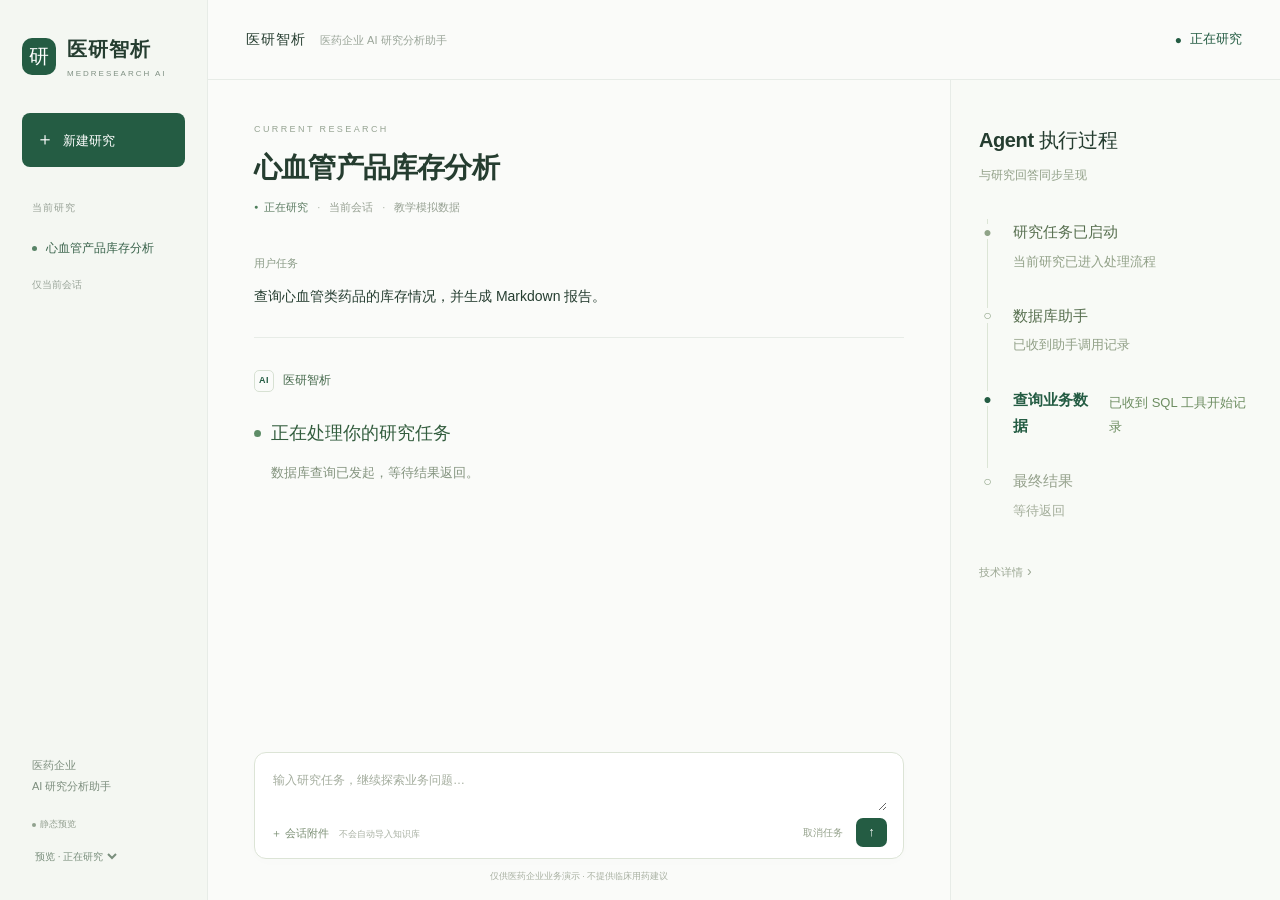
<file: docs/medical-v01/ui-preview.html>
<!doctype html>
<html lang="zh-CN">
<head>
<meta charset="utf-8"><meta name="viewport" content="width=device-width, initial-scale=1">
<title>医研智析 · 当前研究工作台</title>
<style>

:root{--green:#245c43;--ink:#253d30;--muted:#7b8a80;--line:#e7ece7;--bg:#fafbf9}
*{box-sizing:border-box}body{margin:0;background:var(--bg);color:var(--ink);font:14px/1.75 -apple-system,BlinkMacSystemFont,"Segoe UI","Microsoft YaHei",sans-serif}button,textarea,select{font:inherit}button{cursor:pointer;border:0}a{color:var(--green)}button:focus-visible,a:focus-visible,select:focus-visible,summary:focus-visible,textarea:focus-visible{outline:2px solid #7ca58a;outline-offset:4px}.hidden{display:none!important}
.app{display:grid;grid-template-columns:208px minmax(0,1fr);min-height:100vh}.sidebar{background:#f4f7f2;border-right:1px solid var(--line);padding:32px 22px;display:flex;flex-direction:column;gap:32px}.brand{display:flex;gap:11px;align-items:center}.brandmark{width:34px;height:37px;display:grid;place-items:center;border-radius:10px;background:var(--green);color:#fff;font-size:20px}.brand-name{font-size:20px;font-weight:600;letter-spacing:1px}.brand-en{font-size:8px;letter-spacing:2px;color:#809184}.new{background:var(--green);color:#fff;border-radius:8px;padding:11px 14px;text-align:left;font-size:13px}.plus{font-size:18px;margin-right:9px}.section-label{font-size:10px;color:#98a297;margin:0 10px 13px;letter-spacing:1px}.current{display:flex;align-items:center;gap:9px;padding:9px 10px;color:#38624a;font-size:12px;font-weight:500}.mini-dot{width:5px;height:5px;border-radius:50%;background:#588467;flex-shrink:0}.session-note{font-size:10px;color:#9aa59a;padding:8px 10px}.side-bottom{margin-top:auto}.purpose{font-size:11px;color:#7d8e7e;padding:0 10px;line-height:1.9}.connection{font-size:9px;color:#94a091;padding:20px 10px 0}.connection span{display:inline-block;width:4px;height:4px;background:#91a28f;border-radius:50%;margin-right:4px}.preview-tools{margin:12px 9px 0;color:#9aa597;font-size:10px}.preview-tools select{max-width:150px;font-size:10px;color:#7a8f7d;background:transparent;border:0;padding:5px 0;cursor:pointer}
.main-shell{min-width:0;display:flex;flex-direction:column}.topbar{height:80px;display:flex;justify-content:space-between;align-items:center;padding:0 38px;background:var(--bg);border-bottom:1px solid var(--line)}.top-title{font-weight:550;font-size:14px;letter-spacing:1px}.top-subtitle{font-size:11px;color:#9aa599;letter-spacing:0;margin-left:14px;font-weight:400}.status{display:inline-flex;align-items:center;gap:8px;color:var(--green);font-size:13px;font-weight:550}.status .dot{font-size:12px;font-style:normal;line-height:1}.body-grid{display:grid;grid-template-columns:minmax(0,1fr) 330px;flex:1}.research{padding:42px 46px 0;min-width:0;display:flex;flex-direction:column}.research-content{width:100%;max-width:790px;margin:0 auto}.kicker{font-size:9px;color:#97a594;letter-spacing:2.4px}.title-row{margin:9px 0 9px}h1{font-weight:600;font-size:28px;letter-spacing:-.8px;line-height:1.5;margin:0}h2{font-size:22px;font-weight:550;letter-spacing:-.4px;margin:0 0 20px}h3{font-size:15px;font-weight:550;margin:28px 0 12px}.metadata{display:flex;align-items:center;gap:0;font-size:11px;color:#97a193;margin-bottom:37px}.metadata>*+*:before{content:'·';margin:0 9px;color:#adb6a9}.metadata strong{font-weight:400;color:#5e7d64}.metadata strong:before{content:'●';font-size:7px;vertical-align:2px;margin-right:6px;color:#4d7e5b}
.task-label{font-size:11px;color:#8b9c88;margin-bottom:10px}.task{font-size:14px;line-height:1.9;padding:0 0 27px;border-bottom:1px solid var(--line)}.task p{margin:0}.task-tag{display:none}.answer{margin-top:32px}.answer-head{display:flex;align-items:center;gap:9px;margin-bottom:22px;color:#45694c;font-size:12px;font-weight:550}.ai-badge{font-size:9px;letter-spacing:.5px;font-weight:600;color:var(--green);border:1px solid #d7e1d3;border-radius:5px;padding:2px 4px}.answer-head span:last-child{margin-left:auto;font-size:10px;font-weight:400;color:#a0aa9a}.working{padding:4px 0 35px}.working-title{display:flex;align-items:center;gap:10px;font-size:18px;font-weight:500;color:#335d3e}.working-title i{width:7px;height:7px;border-radius:50%;background:#5d8c67}.working p{font-size:13px;color:#83937e;line-height:1.9;margin:12px 0 0 17px}.wait-note,.source-chip,.quiet-lines{display:none}.result{padding:0;background:transparent}.result .kicker{display:none}.result p{color:#60755d;font-size:13px;line-height:2;margin:12px 0}.result table{width:100%;border-collapse:collapse;font-size:12px;margin:16px 0}.result th{color:#84917b;font-weight:400}.result td,.result th{text-align:left;border-bottom:1px solid var(--line);padding:12px 0}.result td:last-child,.result th:last-child{text-align:right}.result td:last-child{font-variant-numeric:tabular-nums;color:#476d4d}.result .scope{font-size:11px;color:#98a18e;margin-top:20px;line-height:1.9}.deliverable-title{margin-top:33px;display:flex;align-items:center;justify-content:space-between}.deliverable-title h3{font-size:13px;margin:0;font-weight:550}.deliverable-title>span{display:none}.file{display:flex;gap:13px;align-items:center;margin:13px 0 5px;padding:16px 0;border-top:1px solid var(--line);border-bottom:1px solid var(--line)}.file-icon{font-size:9px;color:#78966f;border:1px solid #dae4d4;border-radius:5px;width:30px;height:36px;display:grid;place-items:center}.filename{font-size:11px;color:#36583b;overflow-wrap:anywhere}.filemeta{font-size:10px;color:#9ba592;margin-top:2px}.download{font-size:12px;white-space:nowrap;margin-left:auto;text-decoration:none;color:var(--green);padding:6px 0 6px 14px}.download:hover{text-decoration:underline}.evidence{font-size:9px;color:#a5ad9e;line-height:1.8;margin:8px 0 25px}
.composer-wrap{margin-top:auto;padding-top:38px;position:sticky;bottom:0;background:var(--bg);width:100%;max-width:790px;align-self:center}.composer{background:#fff;border:1px solid #dce4d6;border-radius:12px;padding:15px 16px 11px;box-shadow:0 3px 16px #2b4f3203}.composer textarea{font-size:12px;border:0;width:100%;background:transparent;min-height:43px;height:43px;resize:vertical;color:var(--ink);outline:0}.composer textarea::placeholder{color:#a4ad9e}.composer-actions{display:flex;align-items:center;justify-content:space-between;gap:10px}.attach{background:transparent;color:#7b8f74;font-size:11px;padding:3px 0}.attach-note{color:#a8b0a2;font-size:9px;margin-left:10px}.submit{background:var(--green);color:white;border-radius:7px;min-width:31px;height:29px;padding:0 10px;font-size:13px}.cancel{background:transparent;font-size:10px;color:#94a18b;padding:5px 9px}.inline-feedback{color:#8a9c82;font-size:10px;min-height:5px}.inline-feedback:empty{display:none}.composer-foot{font-size:9px;text-align:center;color:#a7afa0;padding:10px 0 15px}
.process{padding:43px 26px 30px 28px;border-left:1px solid var(--line);background:#f8faf6;min-width:0}.process-top{display:flex;align-items:center;justify-content:space-between}.process-top h2{font-size:20px;font-weight:550;letter-spacing:-.4px;margin:0}.trace-label{display:none}.process-sub{color:#91a088;font-size:12px;margin:7px 0 33px}.timeline{margin-left:8px}.event{position:relative;padding:0 0 29px 25px;border-left:1px solid #dce5d6}.event:last-child{padding-bottom:0;border-left-color:transparent}.event-icon{position:absolute;left:-8px;top:5px;width:15px;height:15px;display:grid;place-items:center;color:#90a488;background:#f8faf6;font-size:14px;line-height:1}.event-title{font-size:15px;font-weight:500;color:#566e4e;line-height:1.7}.event-desc{font-size:13px;color:#91a087;line-height:1.85;margin-top:5px}.event.current .event-icon{color:var(--green)}.event.current .event-title{color:var(--green);font-weight:600}.event.current .event-desc{color:#6d8d61}.event.pending .event-title{color:#95a18c}.event.pending .event-desc{color:#a3ad9a}.technical-details{margin-top:36px;font-size:11px;color:#9ba793}.technical-details summary{cursor:pointer;list-style:none}.technical-details summary:after{content:' ›';font-size:14px}.technical-details[open] summary:after{content:' ⌄'}.technical{white-space:pre-wrap;font:11px/1.9 ui-monospace,Consolas,monospace;color:#83957b;margin-top:14px;overflow-wrap:anywhere}.technical-details p{font-size:10px;color:#9ba78f;line-height:1.9}
.empty{max-width:790px;margin:45px auto 35px}.empty h1{font-size:38px;line-height:1.5;margin:14px 0 19px}.empty p{font-size:13px;color:#889a7e}.examples{display:grid;grid-template-columns:repeat(3,1fr);gap:22px;margin-top:38px}.example{border-top:1px solid #dde6d5;background:transparent;text-align:left;padding:17px 0;color:var(--ink)}.example small{font-size:9px;letter-spacing:1px;color:#8da07f}.example b{display:block;font-size:12px;font-weight:500;margin:8px 0}.example span{font-size:10px;color:#99a68e}.empty-mode .body-grid{grid-template-columns:1fr}.empty-mode .process{display:none}.empty-mode .research{padding-bottom:10px}
[data-phase='failed'] .status{color:#a16550}[data-phase='cancelled'] .status{color:#84907e}
@media(min-width:1600px){.body-grid{grid-template-columns:minmax(0,1fr) 360px}.research{padding:48px 65px 0}.process{padding-left:34px;padding-right:34px}}
@media(max-width:1150px){.app{grid-template-columns:175px minmax(0,1fr)}.sidebar{padding:30px 17px}.brand-name{font-size:17px}.brandmark{width:29px;height:32px;font-size:18px}.brand-en{font-size:7px}.body-grid{grid-template-columns:minmax(0,1fr) 292px}.research{padding:36px 29px 0}.process{padding:37px 22px}.topbar{padding:0 29px}.top-subtitle{display:none}.attach-note{display:none}}
@media(min-width:721px) and (max-width:930px){.app{grid-template-columns:145px minmax(0,1fr)}.sidebar{padding:27px 13px}.brandmark{display:none}.brand-name{font-size:16px}.body-grid{grid-template-columns:minmax(0,1fr) 260px}.research{padding:30px 22px 0}.process{padding:32px 18px}.process-top h2{font-size:19px}h1{font-size:24px}.file{flex-wrap:wrap}.download{margin-left:auto}.examples{grid-template-columns:1fr}.filename{font-size:10px}.metadata{font-size:10px}.metadata>*+*:before{margin:0 5px}}
@media(max-width:720px){.app{grid-template-columns:1fr}.sidebar{padding:14px 20px;flex-direction:row;gap:13px;align-items:center;border-right:0;border-bottom:1px solid var(--line)}.brandmark{width:26px;height:29px;font-size:16px}.brand-name{font-size:17px}.brand-en,.sidebar-current,.purpose,.connection{display:none}.side-bottom{margin:0}.preview-tools{margin:0}.preview-tools select{max-width:84px;font-size:9px}.new{margin-left:auto;padding:7px 11px;font-size:11px;white-space:nowrap}.plus{font-size:15px;margin-right:4px}.topbar{height:57px;padding:0 22px}.top-title{font-size:12px}.status{font-size:12px}.body-grid{display:flex;flex-direction:column}.research{padding:29px 23px 0}.process{border-left:0;border-top:1px solid var(--line);padding:30px 27px;background:var(--bg)}.event-icon{background:var(--bg)}.composer-wrap{position:static}.empty{margin-top:10px}.empty h1{font-size:30px}.examples{grid-template-columns:1fr;gap:6px}.metadata{margin-bottom:29px;font-size:10px}.file{gap:9px}.filename{font-size:10px}h1{font-size:25px}.result h2{font-size:21px}}

</style></head>
<body>
<div class="app" id="app">
<aside class="sidebar"><div class="brand"><div class="brandmark" aria-hidden="true">研</div><div><div class="brand-name">医研智析</div><div class="brand-en">MEDRESEARCH AI</div></div></div><button class="new" id="newResearch"><span class="plus">＋</span>新建研究</button><div class="sidebar-current"><div class="section-label">当前研究</div><div class="current"><span class="mini-dot"></span><span id="sessionTitle">心血管产品库存分析</span></div><div class="session-note">仅当前会话</div></div><div class="side-bottom"><div class="purpose">医药企业<br>AI 研究分析助手</div><div class="connection"><span></span>静态预览</div><div class="preview-tools"><select id="previewState" aria-label="切换预览状态"><option value="running">预览 · 正在研究</option><option value="completed">预览 · 研究完成</option><option value="failed">预览 · 研究失败</option><option value="cancelled">预览 · 已取消</option><option value="empty">预览 · 空状态</option></select></div></div></aside>
<div class="main-shell"><header class="topbar"><div class="top-title">医研智析<span class="top-subtitle">医药企业 AI 研究分析助手</span></div><div class="status" id="headerStatus" role="status"><span class="dot"></span>正在研究</div></header>
<div class="body-grid"><main class="research"><div class="research-content" id="workspace">
<div class="kicker">CURRENT RESEARCH</div><div class="title-row"><h1>心血管产品库存分析</h1></div><div class="metadata"><strong id="statusMeta">正在研究</strong><span>当前会话</span><span>教学模拟数据</span></div>
<div class="task-label">用户任务</div><div class="task"><p id="userTask">查询心血管类药品的库存情况，并生成 Markdown 报告。</p><div class="task-tag">业务数据分析 · MySQL</div></div>
<section class="answer"><div class="answer-head"><span class="ai-badge">AI</span><span>医研智析</span><span id="answerMeta">正在处理</span></div>
<div id="runningAnswer"><div class="working"><div class="working-title"><i></i>正在处理你的研究任务</div><p>已收到数据库助手与 SQL 工具的调用记录，<br>等待研究结果返回。</p><div class="source-chip"><span class="mini-dot"></span>数据库查询已发起</div><div class="quiet-lines" aria-hidden="true"><span></span><span></span><span></span></div></div><p class="wait-note">回答将在此处逐步呈现，执行过程保留在右侧。</p></div>
<div id="completedAnswer" class="hidden"><article class="result"><div class="kicker">RESEARCH FINDINGS</div><h2>研究结论</h2><p>基于既有基线报告，以下为教学数据库中部分心血管产品的库存汇总。各产品按其批次库存分别求和。</p><h3>主要发现</h3><table><thead><tr><th>产品名称</th><th>总库存（原报告单位）</th></tr></thead><tbody><tr><td>阿托伐他汀钙片 · 立普妥</td><td>7,500</td></tr><tr><td>阿司匹林肠溶片 · 拜阿司匹灵</td><td>13,500</td></tr><tr><td>硫酸氢氯吡格雷片 · 波立维</td><td>10,900</td></tr></tbody></table><h3>数据依据与分析边界</h3><p>以阿托伐他汀钙片为例，三个批次库存为 1,000、2,500、4,000，合计 7,500。完整产品与批次明细见下方 Markdown。</p><p class="scope">引用 2026-10-16 已生成报告，非实时查询。原报告未写明完整查询条件，也不足以判断库存风险；不补写未验证结论。</p></article><div class="deliverable-title"><h3>交付文件</h3><span></span></div><div class="file"><div class="file-icon" aria-hidden="true">MD</div><div><div class="filename">cardiovascular_inventory_baseline.md</div><div class="filemeta">Markdown · 2.5 KB · 2026-10-16</div></div><a class="download" href="preview-assets/cardiovascular_inventory_baseline.md" download="cardiovascular_inventory_baseline.md">下载 ↓</a></div><p class="evidence">2026-10-16 基线报告原样副本</p></div>
</section></div>
<section class="empty hidden" id="empty"><div class="kicker">MEDICAL BUSINESS RESEARCH</div><h1>让业务问题，<br>成为有据可查的研究结论。</h1><p>整合业务数据、内部资料与公开信息，交付清晰的分析报告。</p><div class="examples"><button class="example" data-prompt="查询心血管类药品的库存情况，并生成 Markdown 报告。"><small>01 / 业务数据</small><b>药品销售与库存分析</b><span>查询销售变化与库存分布</span></button><button class="example" data-prompt="根据预先配置的内部知识库整理产品资料。"><small>02 / 内部资料</small><b>内部产品资料研究</b><span>研究预先配置的企业知识库</span></button><button class="example" data-prompt="检索公开医药企业与行业信息，整理来源摘要。"><small>03 / 公开信息</small><b>外部市场信息研究</b><span>整理公开动态与资料来源</span></button></div></section>
<div class="composer-wrap"><form class="composer" id="composer"><textarea id="prompt" aria-label="研究任务" placeholder="输入研究任务，继续探索业务问题…"></textarea><div class="composer-actions"><div><button class="attach" type="button" id="attach">＋ 会话附件</button><span class="attach-note">不会自动导入知识库</span></div><div><button type="button" class="cancel" id="cancel">取消任务</button> <button class="submit" type="submit" id="submit" aria-label="提交任务预览">↑</button></div></div><div class="inline-feedback" id="feedback" aria-live="polite"></div></form><div class="composer-foot">仅供医药企业业务演示 · 不提供临床用药建议</div></div>
</main>
<aside class="process" id="process" aria-label="Agent 执行过程"><div class="process-top"><h2>Agent 执行过程</h2><span class="trace-label">ACTIVITY</span></div><p class="process-sub">与研究回答同步呈现</p><div class="timeline" id="timeline"><div class="event confirmed"><span class="event-icon">✓</span><div class="event-title">研究任务已启动</div><div class="event-desc">当前研究已进入处理流程</div></div><div class="event"><span class="event-icon">·</span><div class="event-title">数据库助手</div><div class="event-desc">已收到助手调用记录</div></div><div class="event"><span class="event-icon">·</span><div class="event-title">查询业务数据</div><div class="event-desc">已收到 SQL 工具开始记录</div></div><div class="event hidden" id="markdownEvent"><span class="event-icon">·</span><div class="event-title">整理报告文件</div><div class="event-desc">已收到 Markdown 工具调用记录</div></div><div class="event confirmed hidden" id="resultEvent"><span class="event-icon">✓</span><div class="event-title">研究结果已返回</div><div class="event-desc">最终回答与实际文件均有基线证据</div></div></div><p id="noEvents" class="process-sub hidden">尚未连接服务，没有收到当前任务的真实事件。</p><details class="technical-details"><summary>技术详情</summary><div class="technical">依据：2026-10-16 既有基线记录。
数据库助手 / SQL / generate_markdown 调用，task_result 最终事件。
只有开始记录的工具不标记成功。
SQL 原文未载入，未生成模拟 SQL 或 JSON。
报告：2590 字节，原样副本。</div><p>这是历史基线的静态排版，非实时运行。失败和取消只展示样式，不表示发生过对应事件。未调用 RAGFlow 或网络搜索。</p></details></aside>
</div></div></div>

<script>

const $ = id => document.getElementById(id);
let state = 'running';
function setState(next, replay = true) {
 state=next;
 const done=next==='completed', empty=next==='empty', interrupted=next==='failed'||next==='cancelled';
 if(interrupted)replay=false;
 const labels={running:['正在研究','●'],completed:['研究完成','✓'],failed:['研究失败','×'],cancelled:['已取消','—'],empty:['等待研究','○']};
 const [label,symbol]=labels[next];
 $('app').dataset.phase=next;
 $('app').classList.toggle('empty-mode',empty);
 $('workspace').classList.toggle('hidden',empty);
 $('empty').classList.toggle('hidden',!empty);
 $('runningAnswer').classList.toggle('hidden',done);
 $('completedAnswer').classList.toggle('hidden',!done);
 $('timeline').classList.toggle('hidden',!replay);
 $('noEvents').classList.toggle('hidden',replay);
 $('noEvents').textContent=interrupted?'当前仅为状态样式示意，没有新增执行事件。':'未连接服务，尚未收到执行事件。';
 $('markdownEvent').classList.toggle('hidden',!done);
 $('resultEvent').classList.toggle('hidden',empty||interrupted);
 $('cancel').classList.toggle('hidden',done||empty||interrupted);
 $('headerStatus').replaceChildren();
 const icon=document.createElement('span');icon.className='dot';icon.textContent=symbol;
 $('headerStatus').append(icon,document.createTextNode(label));
 $('statusMeta').textContent=label;
 $('answerMeta').textContent='';
 $('sessionTitle').textContent=empty?'尚未提交研究':'心血管产品库存分析';
 $('userTask').textContent='查询心血管类药品的库存情况，并生成 Markdown 报告。';
 const events=document.querySelectorAll('.event');
 events.forEach(event=>event.classList.remove('current','pending'));
 events[0].querySelector('.event-icon').textContent='●';
 events[1].querySelector('.event-icon').textContent='○';
 events[2].querySelector('.event-icon').textContent=done?'○':'●';
 if(next==='running'&&replay)events[2].classList.add('current');
 $('resultEvent').classList.toggle('pending',!done);
 $('resultEvent').querySelector('.event-title').textContent='最终结果';
 $('resultEvent').querySelector('.event-desc').textContent=done?'研究回答与报告已返回':'等待返回';
 $('resultEvent').querySelector('.event-icon').textContent=done?'●':'○';
 const title=document.querySelector('.working-title');
 title.lastChild.textContent=interrupted?(next==='failed'?'研究未能完成':'研究已取消'):replay?'正在处理你的研究任务':'等待连接研究服务';
 document.querySelector('.working p').textContent=interrupted?'当前仅预览状态样式。':replay?'数据库查询已发起，等待结果返回。':'任务已提交到预览工作区，尚未连接实际服务。';
 $('prompt').placeholder=empty?'描述你希望研究的业务问题…':'输入研究任务，继续探索业务问题…';
 $('previewState').value=next;
 $('feedback').textContent='';
}
$('previewState').addEventListener('change',event=>setState(event.target.value));
$('newResearch').addEventListener('click',()=>{setState('empty');$('prompt').value='';$('prompt').focus();});
$('composer').addEventListener('submit',event=>{
 event.preventDefault();
 const prompt=$('prompt').value.trim();
 if(!prompt){$('feedback').textContent='请先输入研究任务。';$('prompt').focus();return;}
 if(state!=='empty'){$('feedback').textContent='静态预览未发送任务；可用“新建研究”体验同页提交。';return;}
 setState('running',false);$('userTask').textContent=prompt;$('prompt').value='';
});
$('attach').addEventListener('click',()=>{$('feedback').textContent='会话附件入口预览，当前不会上传文件。';});
$('cancel').addEventListener('click',()=>{$('feedback').textContent='取消入口预览，当前没有实际运行的任务。';});
document.querySelectorAll('[data-prompt]').forEach(button=>button.addEventListener('click',()=>{$('prompt').value=button.dataset.prompt;$('prompt').focus();}));
setState('running');

</script></body></html>
</file>
